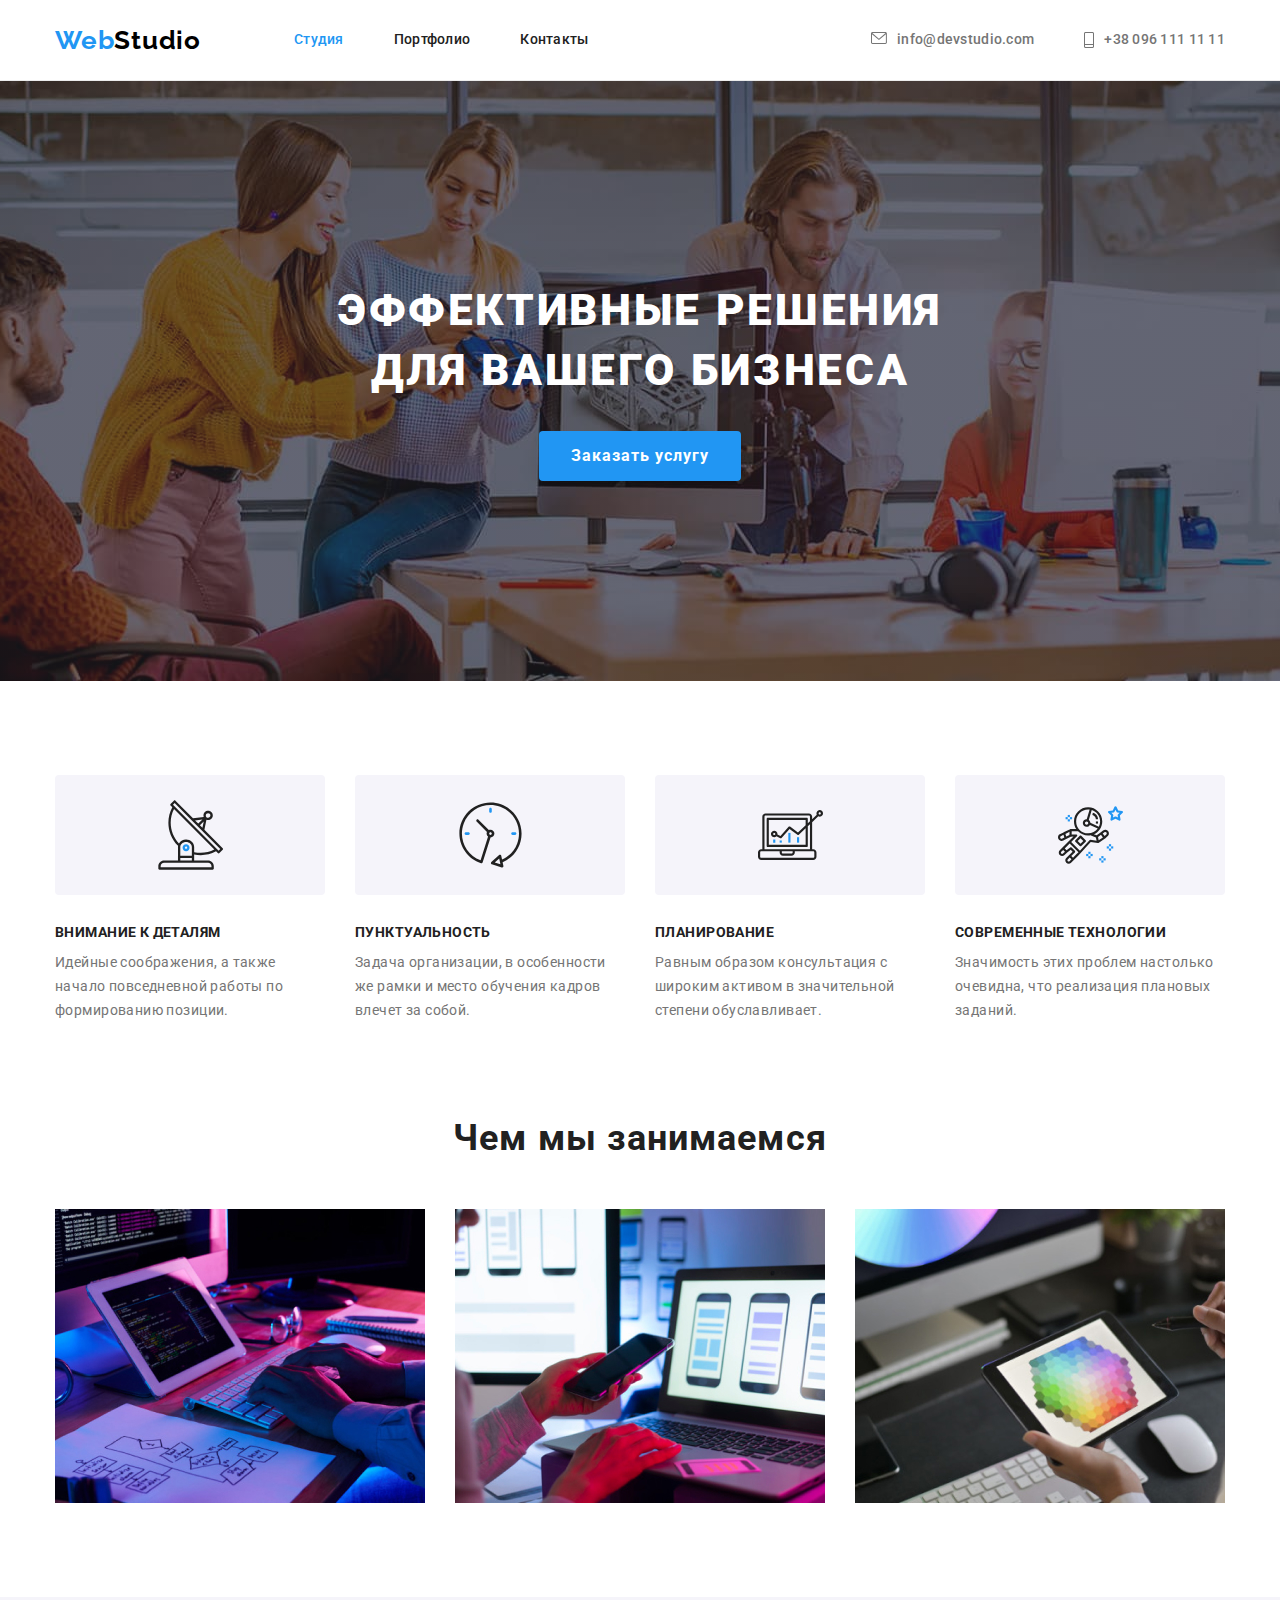
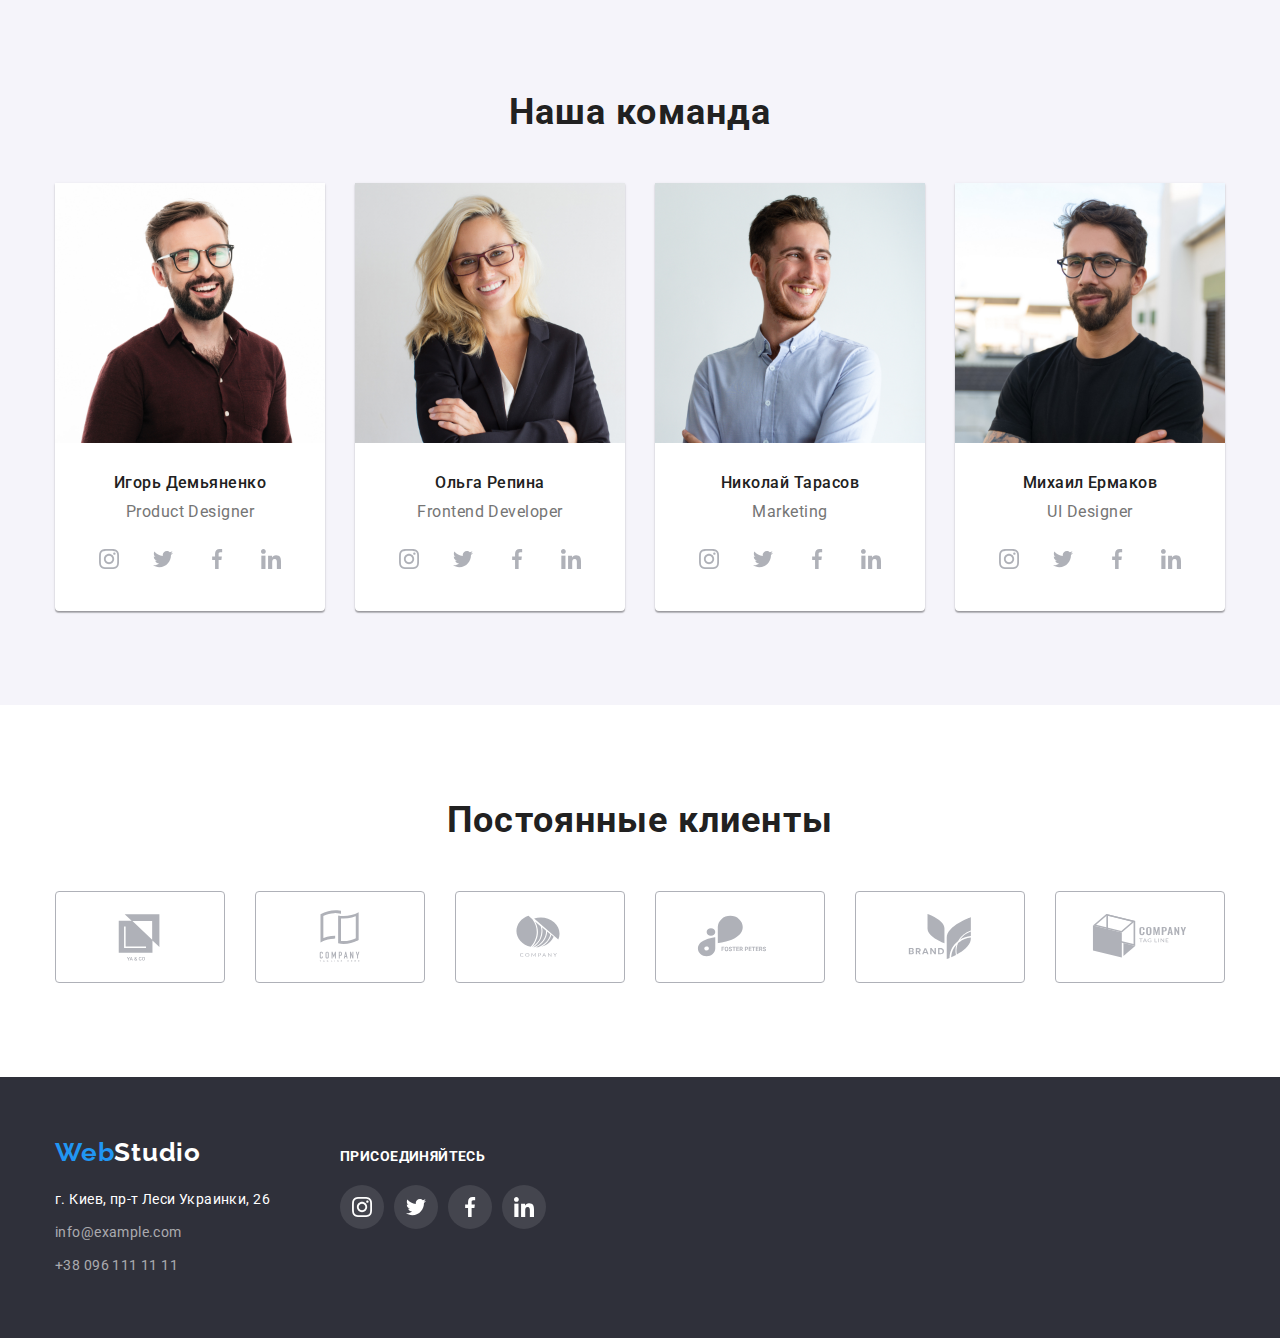
<file: index.html>
<!DOCTYPE html>
<html lang="en">
  <head>
    <meta charset="UTF-8" />
    <meta http-equiv="X-UA-Compatible" content="IE=edge" />
    <meta name="viewport" content="width=device-width, initial-scale=1.0" />
    <title>homework</title>
    <link rel="preconnect" href="https://fonts.googleapis.com" />
    <link rel="preconnect" href="https://fonts.gstatic.com" crossorigin />
    <link
      href="https://fonts.googleapis.com/css2?family=Raleway:wght@700&family=Roboto:wght@400;500;700;900&display=swap"
      rel="stylesheet"
    />
    <link
      rel="stylesheet"
      href="https://cdnjs.cloudflare.com/ajax/libs/modern-normalize/1.1.0/modern-normalize.min.css"
    />
    <link rel="stylesheet" href="./css/styles.css" />
  </head>
  <body>
    <!-- Header -->
    <header class="header">
      <div class="container">
        <a href="./index.html" class="header-logo link"><span>Web</span>Studio</a>
        <nav class="header-nav">
          <ul class="header-list list">
            <li class="header-item">
              <a href="" class="header-link link current">Студия</a>
            </li>
            <li class="header-item">
              <a href="./portfolio.html" class="header-link link">Портфолио</a>
            </li>
            <li class="header-item">
              <a href="" class="header-link link">Контакты</a>
            </li>
          </ul>
        </nav>

        <ul class="header-cont list">
          <li class="header-contact">
            <a class="header-info link" href="mailto:info@devstudio.com"
              ><svg class="contact-icon" width="16" height="12">
                <use href="./images/icons/symbol-defs.svg#icon-mail"></use>
              </svg>
              info@devstudio.com</a
            >
          </li>
          <li class="header-contact">
            <a class="header-info link" href="tel:+380961111111">
              <svg class="contact-icon" width="10" height="16">
                <use href="./images/icons/symbol-defs.svg#icon-tel"></use>
              </svg>
              +38 096 111 11 11</a
            >
          </li>
        </ul>
      </div>
    </header>
    <main>
      <!-- Hero -->
      <section class="section-hero">
        <div class="container">
          <h1 class="hero-title">Эффективные решения для вашего бизнеса</h1>
          <button type="button" class="button">Заказать услугу</button>
        </div>
      </section>
      <!-- About -->
      <section class="section-about section">
        <div class="container">
          <h2 class="visually-hidden">О нас</h2>
          <ul class="about-list list">
            <li class="about-item">
              <div class="about-bg-logo">
                <svg class="about-logo" width="65" height="70">
                  <use href="./images/icons/symbol-defs.svg#icon-sputnik"></use>
                </svg>
              </div>
              <h3 class="about-title">Внимание к деталям</h3>
              <p class="about-text">
                Идейные соображения, а также начало повседневной работы по формированию позиции.
              </p>
            </li>
            <li class="about-item">
              <div class="about-bg-logo">
                <svg class="about-logo" width="65" height="70">
                  <use href="./images/icons/symbol-defs.svg#icon-clock"></use>
                </svg>
              </div>
              <h3 class="about-title">Пунктуальность</h3>
              <p class="about-text">
                Задача организации, в особенности же рамки и место обучения кадров влечет за собой.
              </p>
            </li>
            <li class="about-item">
              <div class="about-bg-logo">
                <svg class="about-logo" width="65" height="70">
                  <use href="./images/icons/symbol-defs.svg#icon-diagram"></use>
                </svg>
              </div>
              <h3 class="about-title">Планирование</h3>
              <p class="about-text">
                Равным образом консультация с широким активом в значительной степени обуславливает.
              </p>
            </li>
            <li class="about-item">
              <div class="about-bg-logo">
                <svg class="about-logo" width="65" height="70">
                  <use href="./images/icons/symbol-defs.svg#icon-astronaut"></use>
                </svg>
              </div>
              <h3 class="about-title">Современные технологии</h3>
              <p class="about-text">
                Значимость этих проблем настолько очевидна, что реализация плановых заданий.
              </p>
            </li>
          </ul>
        </div>
      </section>
      <!-- Work -->
      <section class="section-photo section">
        <div class="container">
          <h2 class="photo-title">Чем мы занимаемся</h2>
          <ul class="photo-list list">
            <li class="photo-item">
              <img
                class="photo"
                src="./images/img1-1.jpg"
                alt="разработка дизайна"
                width="370"
                height="294"
              />
            </li>
            <li class="photo-item">
              <img
                class="photo"
                src="./images/img1-2.jpg"
                alt="разработка дизайна"
                width="370"
                height="294"
              />
            </li>
            <li class="photo-item">
              <img
                class="photo"
                src="./images/img1-3.jpg"
                alt="разработка дизайна"
                width="370"
                height="294"
              />
            </li>
          </ul>
        </div>
      </section>
      <!-- Team -->
      <section class="section-team section">
        <div class="container">
          <h2 class="title-team">Наша команда</h2>
          <ul class="team-list list">
            <li class="team-item">
              <img
                class="photo"
                src="./images/img2-1.jpg"
                alt="фотография члена команды"
                width="270"
                height="260"
              />
              <div class="team-text">
                <h3 class="team-name">Игорь Демьяненко</h3>
                <p class="team-profession">Product Designer</p>
                <ul class="team-sm-list list">
                  <li class="team-sm-item">
                    <a href="" class="team-sm-link link">
                      <svg class="team-sm-icon" width="20" height="20">
                        <use href="./images/icons/symbol-defs.svg#icon-instagram"></use>
                      </svg>
                    </a>
                  </li>
                  <li class="team-sm-item">
                    <a href="" class="team-sm-link link">
                      <svg class="team-sm-icon" width="20" height="20">
                        <use href="./images/icons/symbol-defs.svg#icon-twitter"></use>
                      </svg>
                    </a>
                  </li>
                  <li class="team-sm-item">
                    <a href="" class="team-sm-link link">
                      <svg class="team-sm-icon" width="20" height="20">
                        <use href="./images/icons/symbol-defs.svg#icon-facebook"></use>
                      </svg>
                    </a>
                  </li>
                  <li class="team-sm-item">
                    <a href="" class="team-sm-link link">
                      <svg class="team-sm-icon" width="20" height="20">
                        <use href="./images/icons/symbol-defs.svg#icon-linkedin"></use>
                      </svg>
                    </a>
                  </li>
                </ul>
              </div>
            </li>
            <li class="team-item">
              <img
                class="photo"
                src="./images/img2-2.jpg"
                alt="фотография члена команды"
                width="270"
                height="260"
              />
              <div class="team-text">
                <h3 class="team-name">Ольга Репина</h3>
                <p class="team-profession">Frontend Developer</p>
                <ul class="team-sm-list list">
                  <li class="team-sm-item">
                    <a href="" class="team-sm-link link">
                      <svg class="team-sm-icon" width="20" height="20">
                        <use href="./images/icons/symbol-defs.svg#icon-instagram"></use>
                      </svg>
                    </a>
                  </li>
                  <li class="team-sm-item">
                    <a href="" class="team-sm-link link">
                      <svg class="team-sm-icon" width="20" height="20">
                        <use href="./images/icons/symbol-defs.svg#icon-twitter"></use>
                      </svg>
                    </a>
                  </li>
                  <li class="team-sm-item">
                    <a href="" class="team-sm-link link">
                      <svg class="team-sm-icon" width="20" height="20">
                        <use href="./images/icons/symbol-defs.svg#icon-facebook"></use>
                      </svg>
                    </a>
                  </li>
                  <li class="team-sm-item">
                    <a href="" class="team-sm-link link">
                      <svg class="team-sm-icon" width="20" height="20">
                        <use href="./images/icons/symbol-defs.svg#icon-linkedin"></use>
                      </svg>
                    </a>
                  </li>
                </ul>
              </div>
            </li>
            <li class="team-item">
              <img
                class="photo"
                src="./images/img2-3.jpg"
                alt="фотография члена команды"
                width="270"
                height="260"
              />
              <div class="team-text">
                <h3 class="team-name">Николай Тарасов</h3>
                <p class="team-profession">Marketing</p>
                <ul class="team-sm-list list">
                  <li class="team-sm-item">
                    <a href="" class="team-sm-link link">
                      <svg class="team-sm-icon" width="20" height="20">
                        <use href="./images/icons/symbol-defs.svg#icon-instagram"></use>
                      </svg>
                    </a>
                  </li>
                  <li class="team-sm-item">
                    <a href="" class="team-sm-link link">
                      <svg class="team-sm-icon" width="20" height="20">
                        <use href="./images/icons/symbol-defs.svg#icon-twitter"></use>
                      </svg>
                    </a>
                  </li>
                  <li class="team-sm-item">
                    <a href="" class="team-sm-link link">
                      <svg class="team-sm-icon" width="20" height="20">
                        <use href="./images/icons/symbol-defs.svg#icon-facebook"></use>
                      </svg>
                    </a>
                  </li>
                  <li class="team-sm-item">
                    <a href="" class="team-sm-link link">
                      <svg class="team-sm-icon" width="20" height="20">
                        <use href="./images/icons/symbol-defs.svg#icon-linkedin"></use>
                      </svg>
                    </a>
                  </li>
                </ul>
              </div>
            </li>
            <li class="team-item">
              <img
                class="photo"
                src="./images/img2-4.jpg"
                alt="фотография члена команды"
                width="270"
                height="260"
              />
              <div class="team-text">
                <h3 class="team-name">Михаил Ермаков</h3>
                <p class="team-profession">UI Designer</p>
                <ul class="team-sm-list list">
                  <li class="team-sm-item">
                    <a href="" class="team-sm-link link">
                      <svg class="team-sm-icon" width="20" height="20">
                        <use href="./images/icons/symbol-defs.svg#icon-instagram"></use>
                      </svg>
                    </a>
                  </li>
                  <li class="team-sm-item">
                    <a href="" class="team-sm-link link">
                      <svg class="team-sm-icon" width="20" height="20">
                        <use href="./images/icons/symbol-defs.svg#icon-twitter"></use>
                      </svg>
                    </a>
                  </li>
                  <li class="team-sm-item">
                    <a href="" class="team-sm-link link">
                      <svg class="team-sm-icon" width="20" height="20">
                        <use href="./images/icons/symbol-defs.svg#icon-facebook"></use>
                      </svg>
                    </a>
                  </li>
                  <li class="team-sm-item">
                    <a href="" class="team-sm-link link">
                      <svg class="team-sm-icon" width="20" height="20">
                        <use href="./images/icons/symbol-defs.svg#icon-linkedin"></use>
                      </svg>
                    </a>
                  </li>
                </ul>
              </div>
            </li>
          </ul>
        </div>
      </section>
      <!-- clients -->
      <section class="clients section">
        <div class="container">
          <h2 class="title-team">Постоянные клиенты</h2>
          <div class="clients-cont">
            <a href="#" class="clients-link link"
              ><div class="clients-bg-logo">
                <svg class="clients-logo" width="106" height="60">
                  <use href="./images/icons/symbol-defs.svg#icon-yaco"></use>
                </svg></div
            ></a>
            <a href="#" class="clients-link link"
              ><div class="clients-bg-logo">
                <svg class="clients-logo" width="106" height="60">
                  <use href="./images/icons/symbol-defs.svg#icon-tagline-comp"></use>
                </svg></div
            ></a>
            <a href="#" class="clients-link link"
              ><div class="clients-bg-logo">
                <svg class="clients-logo" width="106" height="60">
                  <use href="./images/icons/symbol-defs.svg#icon-company"></use>
                </svg></div
            ></a>
            <a href="#" class="clients-link link"
              ><div class="clients-bg-logo">
                <svg class="clients-logo" width="106" height="60">
                  <use href="./images/icons/symbol-defs.svg#icon-foster-peters"></use>
                </svg></div
            ></a>
            <a href="#" class="clients-link link"
              ><div class="clients-bg-logo">
                <svg class="clients-logo" width="106" height="60">
                  <use href="./images/icons/symbol-defs.svg#icon-brand"></use>
                </svg></div
            ></a>
            <a href="#" class="clients-link link"
              ><div class="clients-bg-logo">
                <svg class="clients-logo" width="106" height="60">
                  <use href="./images/icons/symbol-defs.svg#icon-last-company"></use>
                </svg></div
            ></a>
          </div>
        </div>
      </section>
    </main>
    <!-- footer -->
    <footer class="footer">
      <div class="container footer-cont">
        <div class="address">
          <a href="./index.html" class="footer-logo link"><span>Web</span>Studio</a>
          <address class="footer-address">
            <p class="footer-text">г. Киев, пр-т Леси Украинки, 26</p>
            <ul class="footer-list list">
              <li class="footer-contact">
                <a class="footer-info link" href="mailto:info@example.com">info@example.com</a>
              </li>
              <li class="footer-contact">
                <a class="footer-info link" href="tel:+380961111111">+38 096 111 11 11</a>
              </li>
            </ul>
          </address>
        </div>
        <div class="footer-sm">
          <p class="footer-sm-text">присоединяйтесь</p>
          <ul class="footer-sm-list list">
            <li class="footer-sm-item">
              <a href="" class="footer-sm-link link">
                <svg class="footer-sm-icon" width="20" height="20">
                  <use href="./images/icons/symbol-defs.svg#icon-instagram"></use>
                </svg>
              </a>
            </li>
            <li class="footer-sm-item">
              <a href="" class="footer-sm-link link">
                <svg class="footer-sm-icon" width="20" height="20">
                  <use href="./images/icons/symbol-defs.svg#icon-twitter"></use>
                </svg>
              </a>
            </li>
            <li class="footer-sm-item">
              <a href="" class="footer-sm-link link">
                <svg class="footer-sm-icon" width="20" height="20">
                  <use href="./images/icons/symbol-defs.svg#icon-facebook"></use>
                </svg>
              </a>
            </li>
            <li class="footer-sm-item">
              <a href="" class="footer-sm-link link">
                <svg class="footer-sm-icon" width="20" height="20">
                  <use href="./images/icons/symbol-defs.svg#icon-linkedin"></use>
                </svg>
              </a>
            </li>
          </ul>
        </div>
      </div>
    </footer>
  </body>
</html>
</file>
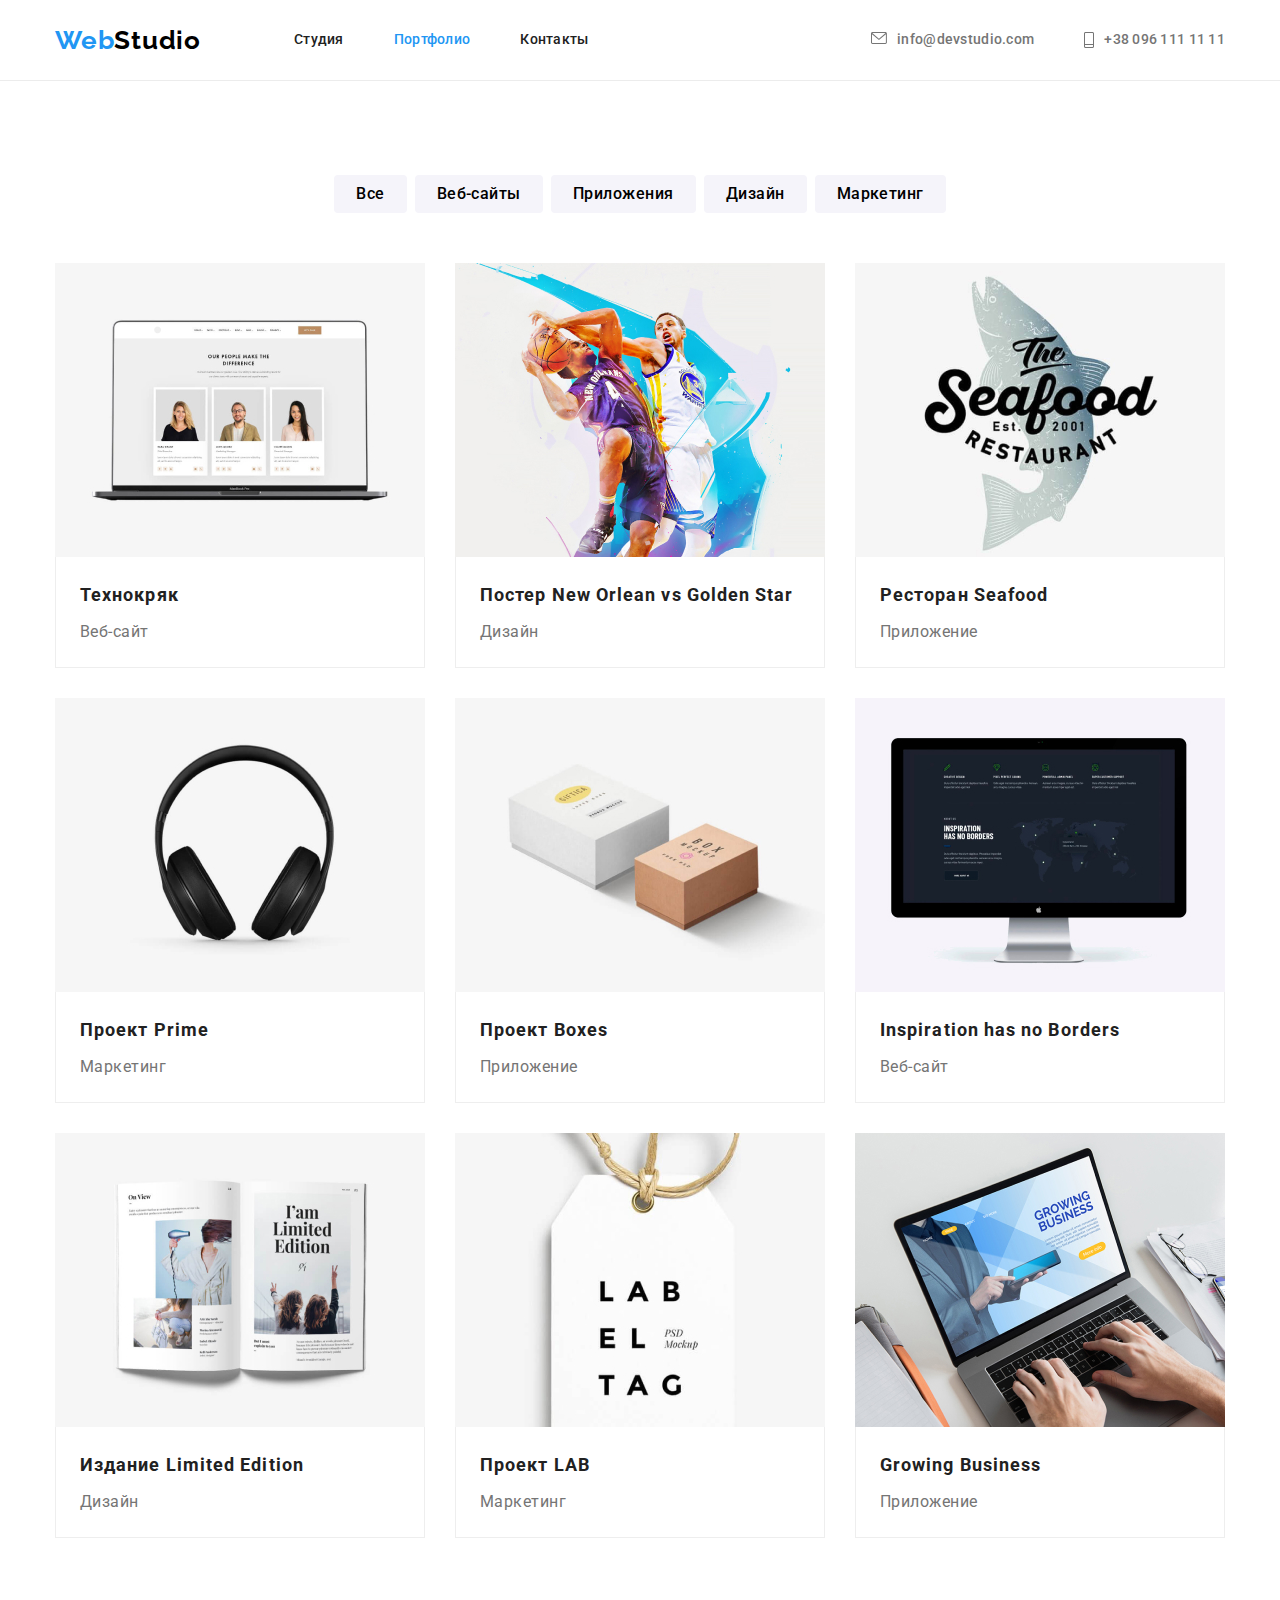
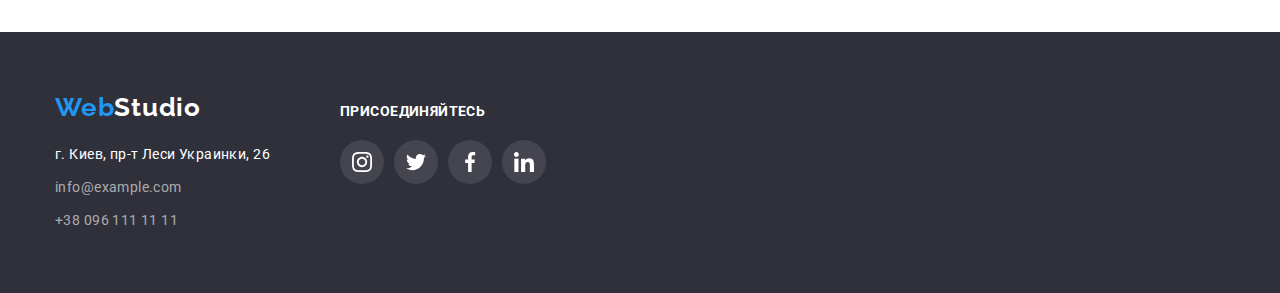
<file: portfolio.html>
<!DOCTYPE html>
<html lang="en">
  <head>
    <meta charset="UTF-8" />
    <meta http-equiv="X-UA-Compatible" content="IE=edge" />
    <meta name="viewport" content="width=device-width, initial-scale=1.0" />
    <title>Portfolio</title>
    <link rel="preconnect" href="https://fonts.googleapis.com" />
    <link rel="preconnect" href="https://fonts.gstatic.com" crossorigin />
    <link
      href="https://fonts.googleapis.com/css2?family=Raleway:wght@700&family=Roboto:wght@400;500;700;900&display=swap"
      rel="stylesheet"
    />
    <link
      rel="stylesheet"
      href="https://cdnjs.cloudflare.com/ajax/libs/modern-normalize/1.1.0/modern-normalize.min.css"
    />
    <link rel="stylesheet" href="./css/styles.css" />
  </head>
  <body>
    <!-- header-->
    <header class="header">
      <div class="container">
        <a href="./index.html" class="header-logo link"><span>Web</span>Studio</a>
        <nav class="header-nav">
          <ul class="header-list list">
            <li class="header-item">
              <a href="./index.html" class="header-link link">Студия</a>
            </li>
            <li class="header-item">
              <a href="./portfolio.html" class="header-link link current">Портфолио</a>
            </li>
            <li class="header-item">
              <a href="" class="header-link link">Контакты</a>
            </li>
          </ul>
        </nav>

        <ul class="header-cont list">
          <li class="header-contact">
            <a class="header-info link" href="mailto:info@devstudio.com"
              ><svg class="contact-icon" width="16" height="12">
                <use href="./images/icons/symbol-defs.svg#icon-mail"></use>
              </svg>
              info@devstudio.com</a
            >
          </li>
          <li class="header-contact">
            <a class="header-info link" href="tel:+380961111111">
              <svg class="contact-icon" width="10" height="16">
                <use href="./images/icons/symbol-defs.svg#icon-tel"></use>
              </svg>
              +38 096 111 11 11</a
            >
          </li>
        </ul>
      </div>
    </header>
    <main>
      <!-- filters -->
      <section class="section-filter section">
        <div class="container">
          <h1 class="visually-hidden">Filter</h1>
          <ul class="filter-list list">
            <li class="filter-item">
              <button type="button" class="btn">Все</button>
            </li>
            <li class="filter-item">
              <button type="button" class="btn">Веб-сайты</button>
            </li>
            <li class="filter-item">
              <button type="button" class="btn">Приложения</button>
            </li>
            <li class="filter-item">
              <button type="button" class="btn">Дизайн</button>
            </li>
            <li class="filter-item">
              <button type="button" class="btn">Маркетинг</button>
            </li>
          </ul>

          <!-- performed -->
          <h2 class="visually-hidden">Work performed</h2>
          <ul class="work-list list">
            <li class="work-item">
              <a class="link link-hover" href="#">
                <div>
                  <img
                    class="photo"
                    src="./images/imgp-1.jpg"
                    alt="Наши проекты"
                    width="370"
                    height="294"
                  />
                </div>
                <div class="work-name">
                  <h3 class="work-title">Технокряк</h3>
                  <p class="work-text">Веб-сайт</p>
                </div></a
              >
            </li>
            <li class="work-item">
              <a class="link link-hover" href="#">
                <div>
                  <img
                    class="photo"
                    src="./images/imgp-2.jpg"
                    alt="Наши проекты"
                    width="370"
                    height="294"
                  />
                </div>
                <div class="work-name">
                  <h3 class="work-title">Постер New Orlean vs Golden Star</h3>
                  <p class="work-text">Дизайн</p>
                </div></a
              >
            </li>
            <li class="work-item">
              <a class="link link-hover" href="#">
                <div>
                  <img
                    class="photo"
                    src="./images/imgp-3.jpg"
                    alt="Наши проекты"
                    width="370"
                    height="294"
                  />
                </div>
                <div class="work-name">
                  <h3 class="work-title">Ресторан Seafood</h3>
                  <p class="work-text">Приложение</p>
                </div></a
              >
            </li>
            <li class="work-item">
              <a class="link link-hover" href="#">
                <div>
                  <img
                    class="photo"
                    src="./images/imgp-4.jpg"
                    alt="Наши проекты"
                    width="370"
                    height="294"
                  />
                </div>
                <div class="work-name">
                  <h3 class="work-title">Проект Prime</h3>
                  <p class="work-text">Маркетинг</p>
                </div></a
              >
            </li>
            <li class="work-item">
              <a class="link link-hover" href="#">
                <div>
                  <img
                    class="photo"
                    src="./images/imgp-5.jpg"
                    alt="Наши проекты"
                    width="370"
                    height="294"
                  />
                </div>
                <div class="work-name">
                  <h3 class="work-title">Проект Boxes</h3>
                  <p class="work-text">Приложение</p>
                </div></a
              >
            </li>
            <li class="work-item">
              <a class="link link-hover" href="#">
                <div>
                  <img
                    class="photo"
                    src="./images/imgp-6.jpg"
                    alt="Наши проекты"
                    width="370"
                    height="294"
                  />
                </div>
                <div class="work-name">
                  <h3 class="work-title">Inspiration has no Borders</h3>
                  <p class="work-text">Веб-сайт</p>
                </div></a
              >
            </li>
            <li class="work-item">
              <a class="link link-hover" href="#">
                <div>
                  <img
                    class="photo"
                    src="./images/imgp-7.jpg"
                    alt="Наши проекты"
                    width="370"
                    height="294"
                  />
                </div>
                <div class="work-name">
                  <h3 class="work-title">Издание Limited Edition</h3>
                  <p class="work-text">Дизайн</p>
                </div></a
              >
            </li>
            <li class="work-item">
              <a class="link link-hover" href="#">
                <div>
                  <img
                    class="photo"
                    src="./images/imgp-8.jpg"
                    alt="Наши проекты"
                    width="370"
                    height="294"
                  />
                </div>
                <div class="work-name">
                  <h3 class="work-title">Проект LAB</h3>
                  <p class="work-text">Маркетинг</p>
                </div></a
              >
            </li>
            <li class="work-item">
              <a class="link link-hover" href="#">
                <div>
                  <img
                    class="photo"
                    src="./images/imgp-9.jpg"
                    alt="Наши проекты"
                    width="370"
                    height="294"
                  />
                </div>
                <div class="work-name">
                  <h3 class="work-title">Growing Business</h3>
                  <p class="work-text">Приложение</p>
                </div></a
              >
            </li>
          </ul>
        </div>
      </section>
    </main>
    <!-- footer-->
    <footer class="footer">
      <div class="container footer-cont">
        <div class="address">
          <a href="./index.html" class="footer-logo link"><span>Web</span>Studio</a>
          <address class="footer-address">
            <p class="footer-text">г. Киев, пр-т Леси Украинки, 26</p>
            <ul class="footer-list list">
              <li class="footer-contact">
                <a class="footer-info link" href="mailto:info@example.com">info@example.com</a>
              </li>
              <li class="footer-contact">
                <a class="footer-info link" href="tel:+380961111111">+38 096 111 11 11</a>
              </li>
            </ul>
          </address>
        </div>
        <div class="footer-sm">
          <p class="footer-sm-text">присоединяйтесь</p>
          <ul class="footer-sm-list list">
            <li class="footer-sm-item">
              <a href="" class="footer-sm-link link">
                <svg class="footer-sm-icon" width="20" height="20">
                  <use href="./images/icons/symbol-defs.svg#icon-instagram"></use>
                </svg>
              </a>
            </li>
            <li class="footer-sm-item">
              <a href="" class="footer-sm-link link">
                <svg class="footer-sm-icon" width="20" height="20">
                  <use href="./images/icons/symbol-defs.svg#icon-twitter"></use>
                </svg>
              </a>
            </li>
            <li class="footer-sm-item">
              <a href="" class="footer-sm-link link">
                <svg class="footer-sm-icon" width="20" height="20">
                  <use href="./images/icons/symbol-defs.svg#icon-facebook"></use>
                </svg>
              </a>
            </li>
            <li class="footer-sm-item">
              <a href="" class="footer-sm-link link">
                <svg class="footer-sm-icon" width="20" height="20">
                  <use href="./images/icons/symbol-defs.svg#icon-linkedin"></use>
                </svg>
              </a>
            </li>
          </ul>
        </div>
      </div>
    </footer>
  </body>
</html>
</file>
<file: css/styles.css>
:root {
  --text-color: #757575;
  --accent-color-text: #2196f3;
  --background-footer: #2f303a;
  --background-header: #ffffff;
  --margin: 60px;
}
*,
*::before,
*::after {
  box-sizing: border-box;
}
body {
  font-family: Roboto, sans-serif;
  color: #212121;
}
.link {
  text-decoration: none;
}
.list {
  list-style: none;
  padding-left: 0px;
}
h1,
h2,
h3,
h4,
h5,
h6,
p,
ul {
  margin-top: 0;
  margin-bottom: 0;
}

.container {
  padding-left: 15px;
  padding-right: 15px;
  width: 1200px;
  margin-left: auto;
  margin-right: auto;
}

.section {
  padding-top: 94px;
  padding-bottom: 94px;
}

.photo {
  display: block;
  max-width: 100%;
  height: auto;
}
/* header */
.header {
  background: var(--background-header);
  border-bottom: 1px solid #ececec;
}
.header-logo {
  font-family: 'Raleway', sans-serif;
  font-weight: 700;
  font-size: 26px;
  line-height: 1.19;
  letter-spacing: 0.03em;
  color: #000000;
  margin-right: 93px;
}
.header-logo > span {
  color: #2196f3;
}

.header-link {
  font-weight: 500;
  font-size: 14px;
  line-height: 1.14;
  letter-spacing: 0.02em;
  color: inherit;
  padding-top: 32px;
  padding-bottom: 32px;
  display: block;
}
.header-link:hover,
.header-link:focus {
  color: var(--accent-color-text);
}
.current {
  color: var(--accent-color-text);
}

.header-info {
  font-weight: 500;
  font-size: 14px;
  line-height: 1.14;
  letter-spacing: 0.02em;
  color: #757575;
  padding-top: 32px;
  padding-bottom: 32px;
  display: flex;
}
.header-info:hover,
.header-info:focus {
  color: var(--accent-color-text);
}

.header > .container {
  display: flex;
  align-items: center;
}

.header-list {
  display: flex;
}

.header-item {
  margin-left: 50px;
}
.header-item:first-child {
  margin-left: 0px;
}

.header-cont {
  display: flex;
  margin-left: auto;
  padding-left: 0px;
  align-items: center;
}

.header-contact:first-child {
  margin-right: 50px;
}

.contact-icon {
  margin-right: 10px;
  fill: currentColor;
}
.contact-icon:hover {
  fill: var(--accent-color-text);
}

/* footer*/
.footer {
  background-color: var(--background-footer);
  padding-top: 60px;
  padding-bottom: 60px;
}

.footer-logo {
  font-family: 'Raleway', sans-serif;
  font-weight: 700;
  font-size: 26px;
  line-height: 1.19;
  letter-spacing: 0.03em;
  color: #ffffff;
  margin-bottom: 20px;
  display: block;
}
.footer-logo > span {
  color: #2196f3;
}

.footer-address {
  font-style: normal;
}
.footer-text {
  font-size: 14px;
  line-height: 1.71;
  letter-spacing: 0.03em;
  color: #ffffff;
  margin-bottom: 9px;
}

.footer-info {
  font-size: 14px;
  line-height: 1.71;
  letter-spacing: 0.03em;
  color: rgba(255, 255, 255, 0.6);
}
.footer-info:hover,
.footer-info:focus {
  color: var(--accent-color-text);
}
.footer-contact:first-child {
  margin-bottom: 9px;
}
.footer-sm {
  margin-left: 70px;
}
.footer-cont {
  display: flex;
  align-items: baseline;
}
.footer-sm-text {
  font-weight: 700;
  font-size: 14px;
  line-height: 1.14;
  letter-spacing: 0.03em;
  text-transform: uppercase;
  color: #ffffff;
  margin-bottom: 20px;
}
.footer-sm-link {
  width: 44px;
  height: 44px;
  background-color: rgba(255, 255, 255, 0.1);
  border-radius: 50%;
  display: flex;
  justify-content: center;
  align-items: center;
  color: #ffffff;
}
.footer-sm-list {
  display: flex;
  justify-content: center;
}
.footer-sm-item + .footer-sm-item {
  margin-left: 10px;
}

.footer-sm-icon {
  fill: currentColor;
}

.footer-sm-link:hover,
.footer-sm-link:focus {
  background-color: var(--accent-color-text);
  color: #ffffff;
}
/* section-hero */
.section-hero {
  text-align: center;
  background-color: #2f303a;
  padding-top: 200px;
  padding-bottom: 200px;
  background-image: linear-gradient(rgba(47, 48, 58, 0.4), rgba(47, 48, 58, 0.4)),
    url(../images/fon.jpg);
  background-repeat: no-repeat;
  background-position: center;
  background-size: cover;
  max-width: 1600px;
  margin-left: auto;
  margin-right: auto;
}
.hero-title {
  font-weight: 900;
  font-size: 44px;
  line-height: 1.36;
  text-align: center;
  letter-spacing: 0.06em;
  text-transform: uppercase;
  color: #ffffff;
  max-width: 696px;
  margin-left: auto;
  margin-right: auto;
}
.button {
  font-family: inherit;
  font-weight: 700;
  font-size: 16px;
  line-height: 1.88;
  letter-spacing: 0.06em;
  color: #ffffff;
  background: #2196f3;
  box-shadow: 0px 4px 4px rgba(0, 0, 0, 0.15);
  border-radius: 4px;
  cursor: pointer;
  border: none;
  padding: 10px 32px;
  display: inline-block;
  margin-top: 30px;
}
.button:hover,
.button:focus {
  background: #188ce8;
}

/* about*/
.visually-hidden {
  position: absolute;
  white-space: nowrap;
  width: 1px;
  height: 1px;
  overflow: hidden;
  border: 0;
  padding: 0;
  clip: rect(0 0 0 0);
  clip-path: inset(50%);
  margin: -1px;
}
.about-title {
  font-weight: 700;
  font-size: 14px;
  line-height: 1.14;
  letter-spacing: 0.03em;
  text-transform: uppercase;
  margin-bottom: 10px;
}
.about-text {
  font-size: 14px;
  line-height: 1.71;
  letter-spacing: 0.03em;
  color: var(--text-color);
}
.about-list {
  display: flex;
  justify-content: center;
}
.about-item:nth-child(n + 2) {
  margin-left: 30px;
}
.about-item {
  width: 270px;
}
.about-bg-logo {
  display: flex;
  justify-content: center;
  align-items: center;
  margin-bottom: 30px;
  width: 270px;
  height: 120px;
  background-color: rgba(245, 244, 250, 1);
  border-radius: 4px;
}
.about-logo {
  align-items: center;
}

/* section-photo */
.photo-title {
  font-weight: 700;
  font-size: 36px;
  line-height: 1.17;
  letter-spacing: 0.03em;
  text-align: center;
  margin-bottom: 50px;
}
.photo-list {
  display: flex;
  justify-content: center;
}
.photo-item:nth-child(n + 2) {
  margin-left: 30px;
}

.section-about {
  padding-bottom: 0px;
}

/* section-team */
.section-team {
  background: #f5f4fa;
}
.title-team {
  font-weight: 700;
  font-size: 36px;
  line-height: 1.17;
  letter-spacing: 0.03em;
  text-align: center;
  margin-bottom: 50px;
}
.team-name {
  font-weight: 500;
  font-size: 16px;
  line-height: 1.19;
  text-align: center;
  letter-spacing: 0.03em;
  margin-bottom: 10px;
}
.team-profession {
  font-size: 16px;
  line-height: 1.19;
  text-align: center;
  letter-spacing: 0.03em;
  color: var(--text-color);
}
.team-text {
  padding-top: 30px;
  padding-bottom: 30px;
}
.team-list {
  display: flex;
  justify-content: center;
}
.team-item:nth-child(n + 2) {
  margin-left: 30px;
}

.team-item {
  background: #ffffff;
  box-shadow: 0px 1px 3px rgba(0, 0, 0, 0.12), 0px 1px 1px rgba(0, 0, 0, 0.14),
    0px 2px 1px rgba(0, 0, 0, 0.2);
  border-radius: 0px 0px 4px 4px;
}
.team-sm-link {
  width: 44px;
  height: 44px;
  background-color: #ffffff;
  border-radius: 50%;
  display: flex;
  justify-content: center;
  align-items: center;
  color: #afb1b8;
}
.team-sm-list {
  display: flex;
  justify-content: center;
  margin-top: 16px;
}
.team-sm-item + .team-sm-item {
  margin-left: 10px;
}

.team-sm-icon {
  fill: currentColor;
}

.team-sm-link:hover,
.team-sm-link:focus {
  background-color: var(--accent-color-text);
  color: #ffffff;
}

/* portfolio */

.filter-list {
  display: flex;
  justify-content: center;
  margin-bottom: 50px;
}
.filter-item:nth-child(n + 2) {
  margin-left: 8px;
}

.btn {
  font-family: inherit;
  font-weight: 500;
  font-size: 16px;
  line-height: 1.63;
  text-align: center;
  letter-spacing: 0.03em;
  background: #f5f4fa;
  border-radius: 4px;
  cursor: pointer;
  padding: 6px 22px;
  border: none;
  display: inline-block;
}
.btn:hover,
.btn:focus {
  color: #ffffff;
  background: #2196f3;
  box-shadow: 0px 3px 1px rgba(0, 0, 0, 0.1), 0px 1px 2px rgba(0, 0, 0, 0.08),
    0px 2px 2px rgba(0, 0, 0, 0.12);
  border-radius: 4px;
}

.work-title {
  font-weight: 700;
  font-size: 18px;
  line-height: 2;
  letter-spacing: 0.06em;
  margin-bottom: 4px;
  color: #212121;
}

.work-text {
  font-size: 16px;
  line-height: 1.88;
  letter-spacing: 0.03em;
  color: var(--text-color);
}

.work-list {
  display: flex;
  flex-wrap: wrap;
}

.work-item {
  margin-top: 30px;
  margin-left: 30px;
  flex-basis: calc((100% - var(--margin)) / 3);
}
.work-item:nth-last-child(-n + 3) {
  margin-bottom: 0px;
}
.work-item:nth-child(-n + 3) {
  margin-top: 0px;
}
.work-item:nth-child(3n + 1) {
  margin-left: 0px;
}
.work-name {
  padding: 20px 24px;
  background: #ffffff;
  border-bottom: 1px solid #eeeeee;
  border-left: 1px solid #eeeeee;
  border-right: 1px solid #eeeeee;
}

.link-hover {
  display: block;
}
.link-hover:hover,
.link-hover:focus {
  box-shadow: 1px 4px 8px 1px #00000029;
  box-shadow: 0px 4px 6px 1px #0000000f;
  box-shadow: 0px 1px 2px 1px #0000001f;
}

/* clinets */

.clients-bg-logo {
  display: flex;
  justify-content: center;
  align-items: center;
  width: 170px;
  height: 92px;
  border-radius: 4px;
  border: 1px solid rgba(175, 177, 184, 1);
  color: #afb1b8;
}
.clients-bg-logo:hover,
.clients-bg-logo:focus {
  border: 1px solid var(--accent-color-text);
  color: var(--accent-color-text);
}
.clients-logo {
  fill: currentColor;
}
.clients-cont {
  display: flex;
}

.clients-link:not(:last-child) {
  margin-right: 30px;
}
</file>
